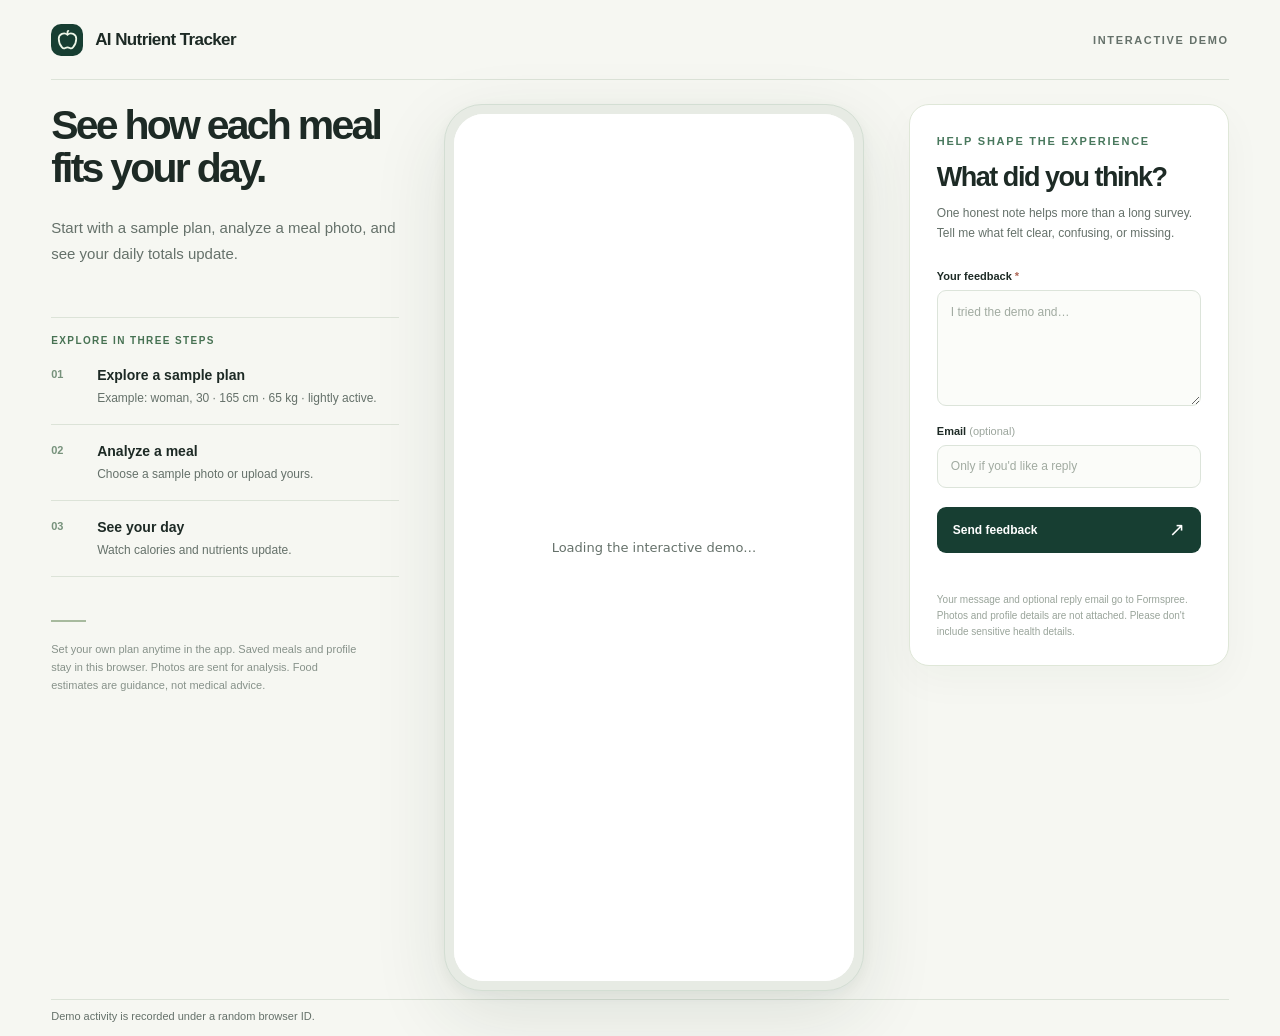
<file: web/index.html>
<!doctype html>
<html lang="en">
<head>
  <base href="$FLUTTER_BASE_HREF">
  <meta charset="utf-8">
  <meta name="viewport" content="width=device-width, initial-scale=1">
  <meta name="description" content="Try AI Nutrient Tracker instantly with a sample plan, analyze a meal photo, and explore your daily progress.">
  <meta property="og:type" content="website">
  <meta property="og:site_name" content="AI Nutrient Tracker">
  <meta property="og:title" content="AI Nutrient Tracker - Interactive Demo">
  <meta property="og:description" content="Flutter nutrition tracking with AI-assisted meal logging, portion confirmation, and session-based history.">
  <meta property="og:url" content="https://dolliuk.github.io/AI_Nutrient_Tracker/">
  <meta property="og:image" content="https://dolliuk.github.io/AI_Nutrient_Tracker/og-preview.jpg">
  <meta property="og:image:alt" content="AI Nutrient Tracker screens showing calorie tracking, meal clarification, and session history.">
  <meta name="twitter:card" content="summary_large_image">
  <meta name="twitter:title" content="AI Nutrient Tracker - Interactive Demo">
  <meta name="twitter:description" content="Flutter nutrition tracking with AI-assisted meal logging, portion confirmation, and session-based history.">
  <meta name="twitter:image" content="https://dolliuk.github.io/AI_Nutrient_Tracker/og-preview.jpg">
  <meta name="theme-color" content="#f6f7f2">
  <meta name="mobile-web-app-capable" content="yes">
  <meta name="apple-mobile-web-app-title" content="AI Nutrient Tracker">
  <link rel="apple-touch-icon" href="icons/Icon-192.png">
  <link rel="icon" type="image/svg+xml" href="icons/brand-apple.svg">
  <link rel="manifest" href="manifest.json">
  <link rel="stylesheet" href="demo.css?v=__DEMO_ASSET_VERSION__">
  <title>AI Nutrient Tracker — Interactive Demo</title>
</head>
<body>
  <div class="site-shell">
    <header class="site-header">
      <a class="brand" href="#demo" aria-label="AI Nutrient Tracker demo">
        <span class="brand-mark" aria-hidden="true"><img src="icons/apple.svg" alt=""></span>
        <span>AI Nutrient Tracker</span>
      </a>
      <span class="header-label">Interactive demo</span>
    </header>

    <main class="demo-layout" id="demo">
      <section class="intro" aria-labelledby="intro-title">
        <h1 id="intro-title">See how each meal fits your day.</h1>
        <p class="intro-copy">Start with a sample plan, analyze a meal photo, and see your daily totals update.</p>
        <div class="intro-guide" aria-label="Explore the demo in three steps">
          <p class="intro-guide-title">Explore in three steps</p>
          <ol>
            <li><span class="step-number">01</span><span><strong>Explore a sample plan</strong><small>Example: woman, 30 · 165 cm · 65 kg · lightly active.</small></span></li>
            <li><span class="step-number">02</span><span><strong>Analyze a meal</strong><small>Choose a sample photo or upload yours.</small></span></li>
            <li><span class="step-number">03</span><span><strong>See your day</strong><small>Watch calories and nutrients update.</small></span></li>
          </ol>
        </div>
        <div class="intro-note">
          <span class="note-line"></span>
          <p>Set your own plan anytime in the app. Saved meals and profile stay in this browser. Photos are sent for analysis. Food estimates are guidance, not medical advice.</p>
        </div>
      </section>

      <section class="app-column" id="app-preview" aria-label="Interactive app preview">
        <div class="app-caption">
          <span class="app-caption-label">THE APP</span>
        </div>
        <div class="device-frame">
          <iframe id="flutter_preview" title="AI Nutrient Tracker app" src="app.html?v=__DEMO_ASSET_VERSION__"></iframe>
        </div>
      </section>

      <aside class="feedback-panel" id="feedback-panel" aria-labelledby="feedback-title">
        <button class="feedback-close" id="feedback-close" type="button" aria-label="Close feedback">×</button>
        <div class="feedback-top">
          <p class="eyebrow">Help shape the experience</p>
          <h2 id="feedback-title">What did you think?</h2>
          <p>One honest note helps more than a long survey. Tell me what felt clear, confusing, or missing.</p>
        </div>
        <form id="feedback-form" action="https://formspree.io/f/xoevlpvb" method="POST">
          <label for="feedback-message">Your feedback <span aria-hidden="true">*</span></label>
          <textarea id="feedback-message" name="message" rows="5" minlength="5" maxlength="3000" required placeholder="I tried the demo and…"></textarea>
          <label for="feedback-email">Email <span class="optional">(optional)</span></label>
          <input id="feedback-email" name="email" type="email" autocomplete="email" placeholder="Only if you'd like a reply">
          <div class="honeypot" aria-hidden="true">
            <label for="feedback-website">Leave this field empty</label>
            <input id="feedback-website" name="_gotcha" type="text" tabindex="-1" autocomplete="off">
          </div>
          <button class="submit-button" id="feedback-submit" type="submit">Send feedback <span aria-hidden="true">↗</span></button>
          <p class="form-status" id="feedback-status" role="status" aria-live="polite"></p>
        </form>
        <p class="feedback-privacy">Your message and optional reply email go to Formspree. Photos and profile details are not attached. Please don't include sensitive health details.</p>
      </aside>
    </main>

    <footer class="site-footer">
      <p>Demo activity is recorded under a random browser ID.</p>
    </footer>
  </div>

  <button class="feedback-trigger" id="feedback-trigger" type="button" aria-controls="feedback-panel" aria-expanded="false">Feedback <span aria-hidden="true">↗</span></button>
  <div class="feedback-backdrop" id="feedback-backdrop" hidden></div>

  <script src="demo.js?v=__DEMO_ASSET_VERSION__" defer></script>
</body>
</html>
</file>
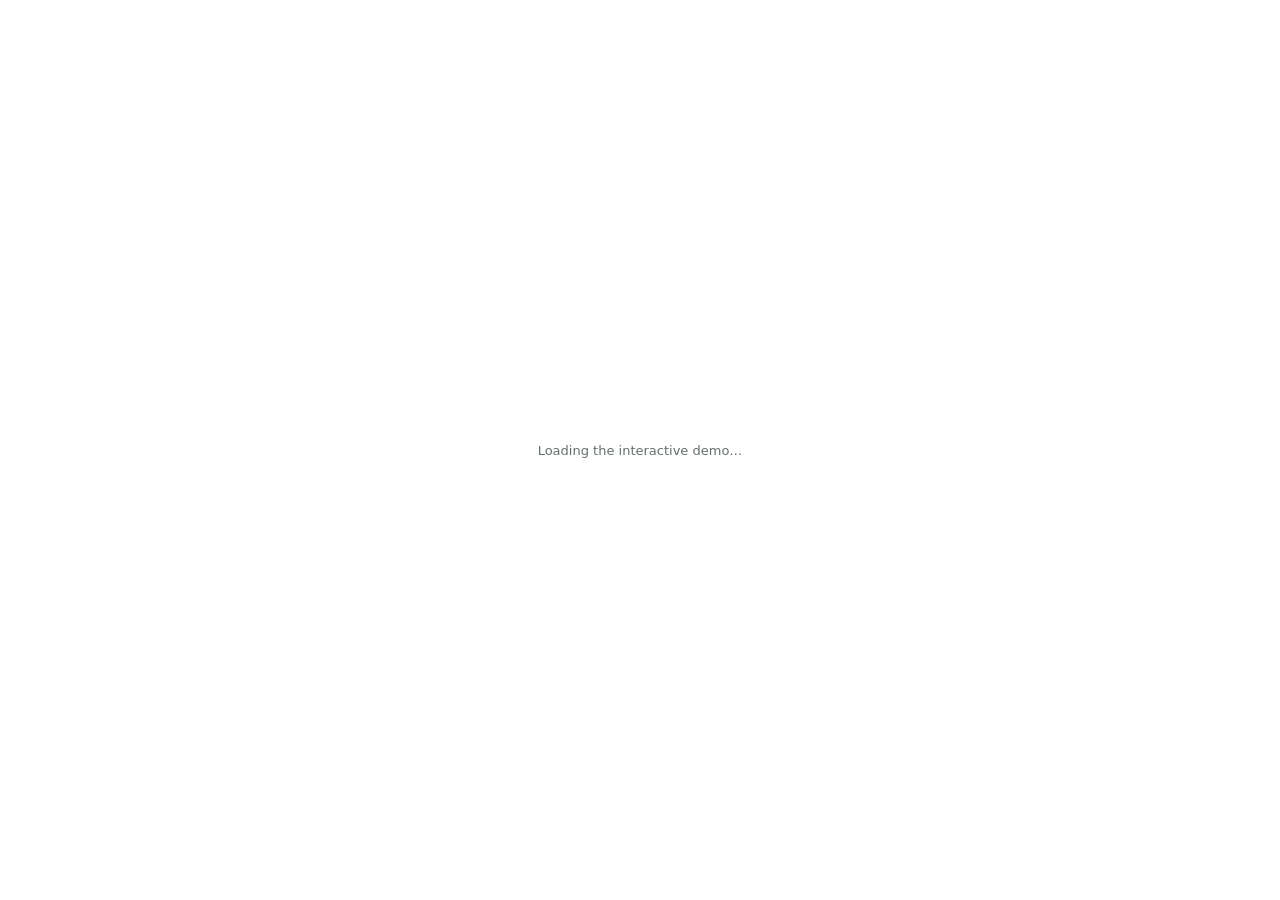
<file: web/app.html>
<!doctype html>
<html lang="en">
<head>
  <meta charset="utf-8">
  <meta name="viewport" content="width=device-width, initial-scale=1">
  <base href="./">
  <title>AI Nutrient Tracker app</title>
  <style>
    html, body { width: 100%; height: 100%; margin: 0; overflow: hidden; }
    #flutter_host { position: relative; width: 100%; height: 100%; overflow: hidden; background: #fff; }
    #app-loading { position: absolute; inset: 0; display: grid; place-items: center; color: #65716a; font: 13px system-ui, sans-serif; }
  </style>
</head>
<body>
  <div id="flutter_host" role="application" aria-label="AI Nutrient Tracker app">
    <div id="app-loading" role="status">Loading the interactive demo…</div>
  </div>
  <script src="flutter_bootstrap.js" async></script>
</body>
</html>
</file>
<file: web/demo.css>
:root {
  color-scheme: light;
  --ink: #1d2a25;
  --muted: #65716a;
  --line: #dce3d8;
  --paper: #f6f7f2;
  --green: #173e32;
  --green-soft: #e5eee7;
  font-family: Inter, ui-sans-serif, -apple-system, BlinkMacSystemFont, "Segoe UI", sans-serif;
  font-synthesis: none;
}

* { box-sizing: border-box; }
html { scroll-behavior: smooth; }
body { margin: 0; color: var(--ink); background: var(--paper); }
button, input, textarea { font: inherit; }
button { cursor: pointer; }
a { color: inherit; }
:focus-visible { outline: 3px solid #86b99c; outline-offset: 3px; }

.site-shell {
  min-height: 100vh;
  max-width: 1660px;
  margin: 0 auto;
  padding: 0 clamp(24px, 4vw, 72px);
}

.site-header {
  height: 80px;
  display: flex;
  align-items: center;
  justify-content: space-between;
  border-bottom: 1px solid var(--line);
}
.brand {
  display: inline-flex;
  align-items: center;
  gap: 12px;
  font-size: 17px;
  font-weight: 750;
  letter-spacing: -.035em;
  text-decoration: none;
}
.brand-mark {
  display: grid;
  place-items: center;
  width: 32px;
  height: 32px;
  border-radius: 10px;
  background: var(--green);
}
.brand-mark img { display: block; width: 21px; height: 21px; }
.header-label {
  color: var(--muted);
  font-size: 11px;
  font-weight: 700;
  letter-spacing: .15em;
  text-transform: uppercase;
}

.demo-layout {
  display: grid;
  grid-template-columns: minmax(210px, 1fr) minmax(370px, 420px) minmax(255px, 320px);
  align-items: start;
  gap: clamp(28px, 3.5vw, 64px);
  padding: 24px 0 8px;
}
.intro { max-width: 460px; }
.eyebrow {
  margin: 0 0 21px;
  color: #49785d;
  font-size: 11px;
  font-weight: 800;
  letter-spacing: .16em;
  text-transform: uppercase;
}
.intro h1 {
  max-width: 450px;
  margin: 0;
  font-size: clamp(36px, 3.2vw, 52px);
  font-weight: 650;
  letter-spacing: -.067em;
  line-height: 1.05;
}
.intro-copy {
  max-width: 360px;
  margin: 25px 0 0;
  color: var(--muted);
  font-size: 15px;
  line-height: 1.75;
}
.intro-guide {
  max-width: 380px;
  margin-top: 49px;
  border-top: 1px solid var(--line);
}
.intro-guide-title {
  margin: 17px 0 3px;
  color: #477253;
  font-size: 10px;
  font-weight: 800;
  letter-spacing: .14em;
  text-transform: uppercase;
}
.intro-guide ol { margin: 0; padding: 0; list-style: none; }
.intro-guide li {
  display: grid;
  grid-template-columns: 34px minmax(0, 1fr);
  align-items: start;
  gap: 12px;
  padding: 17px 0;
  border-bottom: 1px solid var(--line);
}
.step-number { padding-top: 2px; color: #77927c; font-size: 11px; font-weight: 750; }
.intro-guide strong { display: block; font-size: 14px; font-weight: 700; line-height: 1.3; }
.intro-guide small { display: block; margin-top: 5px; color: var(--muted); font-size: 12px; line-height: 1.5; }
.intro-note { max-width: 310px; margin-top: 43px; }
.note-line { display: block; width: 35px; height: 2px; background: #a7ba9e; }
.intro-note p { margin: 18px 0 0; color: #87928a; font-size: 11px; line-height: 1.65; }

.app-column { min-width: 0; }
.app-caption {
  display: none;
  align-items: center;
  min-height: 21px;
  margin-bottom: 15px;
  color: #89948d;
  font-size: 10px;
  font-weight: 600;
}
.app-caption-label { color: #477253; font-weight: 800; letter-spacing: .13em; }
.device-frame {
  padding: 9px;
  border: 1px solid #d3ded3;
  border-radius: 38px;
  background: #e7ebe4;
  box-shadow: 0 24px 75px #1e3b271c, 0 4px 14px #1e3b270c;
}
#flutter_preview {
  display: block;
  position: relative;
  overflow: hidden;
  width: 100%;
  height: auto;
  aspect-ratio: 9 / 19.5;
  border: 0;
  border-radius: 30px;
  background: #fff;
}

.feedback-panel {
  position: relative;
  margin-top: 0;
  padding: 30px 27px 25px;
  border: 1px solid #dfe7d8;
  border-radius: 20px;
  background: #fff;
  box-shadow: 0 14px 40px #1e3b2709;
}
.feedback-panel .eyebrow { margin-bottom: 15px; }
.feedback-top h2 {
  margin: 0 0 12px;
  font-size: 27px;
  font-weight: 650;
  letter-spacing: -.055em;
  line-height: 1.12;
}
.feedback-top > p:last-child {
  margin: 0 0 26px;
  color: var(--muted);
  font-size: 12px;
  line-height: 1.65;
}
.feedback-panel label {
  display: block;
  margin: 0 0 8px;
  font-size: 11px;
  font-weight: 750;
}
.feedback-panel label span[aria-hidden] { color: #ad6655; }
.optional { color: #9ba59c; font-weight: 500; }
.feedback-panel textarea,
.feedback-panel input[type="email"] {
  display: block;
  width: 100%;
  padding: 12px 13px;
  border: 1px solid #dce4da;
  border-radius: 9px;
  outline: none;
  background: #fbfcf9;
  color: var(--ink);
  font-size: 12px;
  line-height: 1.5;
}
.feedback-panel textarea { min-height: 116px; margin-bottom: 19px; resize: vertical; }
.feedback-panel input[type="email"] { height: 43px; margin-bottom: 19px; }
.feedback-panel textarea:focus,
.feedback-panel input[type="email"]:focus {
  border-color: #72aa7d;
  box-shadow: 0 0 0 3px #9bcba637;
}
.feedback-panel textarea::placeholder,
.feedback-panel input::placeholder { color: #a1aba1; }
.honeypot { position: absolute; left: -10000px; width: 1px; height: 1px; overflow: hidden; }
.submit-button {
  display: flex;
  align-items: center;
  justify-content: space-between;
  width: 100%;
  min-height: 46px;
  padding: 0 16px;
  border: 0;
  border-radius: 9px;
  background: var(--green);
  color: #fff;
  font-size: 12px;
  font-weight: 750;
  transition: background .2s, transform .2s;
}
.submit-button:hover { background: #285747; transform: translateY(-1px); }
.submit-button:disabled { cursor: wait; opacity: .65; transform: none; }
.submit-button span { font-size: 19px; font-weight: 400; }
.form-status { min-height: 1.3em; margin: 9px 0 0; font-size: 11px; }
.form-status.is-success { color: #3b7951; }
.form-status.is-error { color: #a34842; }
.feedback-privacy {
  margin: 16px 0 0;
  color: #99a49a;
  font-size: 10px;
  line-height: 1.6;
}
.feedback-close, .feedback-trigger, .feedback-backdrop { display: none; }
.site-footer {
  padding: 8px 0 12px;
  border-top: 1px solid var(--line);
  color: var(--muted);
  font-size: 11px;
  line-height: 1.5;
}
.site-footer p { margin: 0; }

@media (min-width: 1041px) {
  /* Scale the complete phone. Flutter runs in its own frame with a stable
     400px viewport, so browser pointer coordinates are mapped by the iframe. */
  .app-column {
    width: min(100%, 420px);
    justify-self: center;
  }
  .device-frame {
    width: min(420px, 100%);
    margin-inline: auto;
    zoom: clamp(.75, calc((100dvh - 112px) / 887px), 1);
  }
}

@media (max-width: 1230px) {
  .demo-layout { grid-template-columns: minmax(180px, 1fr) minmax(350px, 420px) minmax(240px, 290px); gap: 25px; }
  .feedback-panel { padding: 25px 21px; }
  .intro h1 { font-size: 38px; }
}
@media (max-width: 1040px) {
  .demo-layout { grid-template-columns: minmax(180px, 1fr) minmax(350px, 420px); justify-content: center; gap: 40px; }
  .intro { padding-top: 0; }
  .feedback-panel {
    position: fixed;
    z-index: 30;
    top: 0;
    right: 0;
    bottom: 0;
    width: min(390px, 100vw);
    max-height: none;
    margin: 0;
    padding: 58px 28px 28px;
    overflow-y: auto;
    border-radius: 18px 0 0 18px;
    transform: translateX(102%);
    transition: transform .25s ease;
  }
  .feedback-open .feedback-panel { transform: translateX(0); }
  .feedback-close {
    position: absolute;
    top: 15px;
    right: 20px;
    display: block;
    width: 35px;
    height: 35px;
    border: 0;
    border-radius: 50%;
    background: #f0f4ee;
    color: var(--green);
    font-size: 24px;
    line-height: 1;
  }
  .feedback-trigger {
    position: fixed;
    z-index: 20;
    right: 21px;
    bottom: 20px;
    display: inline-flex;
    align-items: center;
    gap: 16px;
    padding: 13px 17px;
    border: 1px solid #477557;
    border-radius: 100px;
    background: var(--green);
    color: #fff;
    box-shadow: 0 9px 28px #0a2b1d40;
    font-size: 12px;
    font-weight: 750;
  }
  .feedback-trigger span { font-size: 18px; font-weight: 400; }
  .feedback-backdrop:not([hidden]) {
    position: fixed;
    z-index: 25;
    inset: 0;
    display: block;
    background: #10221b82;
  }
  .feedback-open { overflow: hidden; }
}
@media (max-width: 640px) {
  .site-shell { padding: 0 16px; }
  .site-header { height: 66px; }
  .brand { gap: 9px; font-size: 14px; }
  .brand-mark { width: 28px; height: 28px; border-radius: 9px; }
  .header-label { display: none; }
  .demo-layout { display: flex; flex-direction: column; gap: 25px; padding: 27px 0 34px; }
  .intro { padding: 0 6px; }
  .intro h1 { max-width: 450px; font-size: clamp(34px, 9vw, 45px); }
  .intro-copy { margin: 16px 0 0; font-size: 13px; line-height: 1.6; }
  .intro-guide, .intro-note { display: none; }
  .app-column { width: 100%; max-width: 420px; align-self: center; }
  .app-caption { display: flex; padding: 0 2px; margin-bottom: 10px; }
  .device-frame { padding: 5px; border-radius: 25px; }
  #flutter_preview { border-radius: 20px; }
  .site-footer { padding: 14px 0 78px; }
  .feedback-panel { width: min(390px, 100vw); border-radius: 0; }
}
@media (prefers-reduced-motion: reduce) {
  html { scroll-behavior: auto; }
  .feedback-panel, .submit-button { transition: none; }
}
</file>
